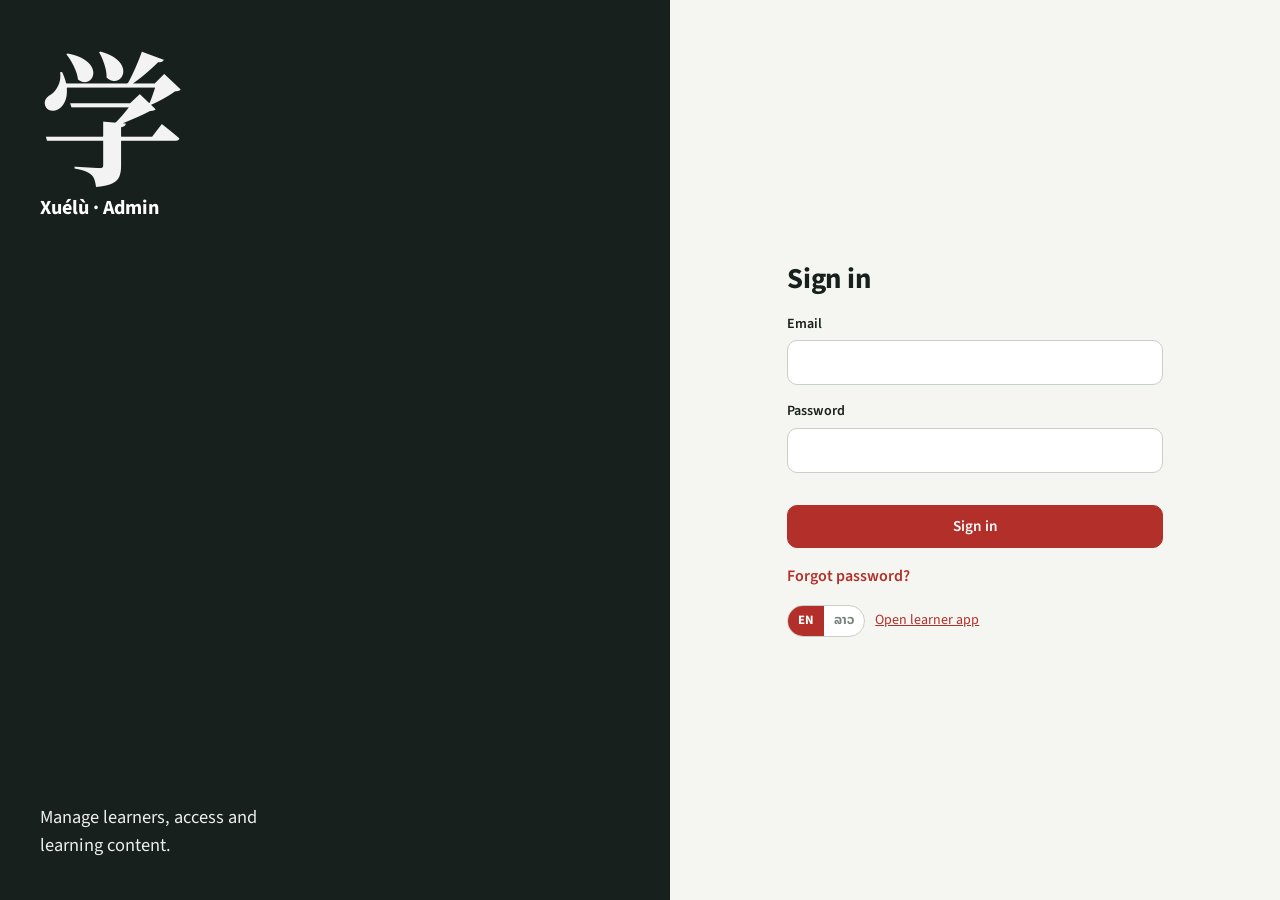
<file: admin/index.html>
<!doctype html>
<html lang="en">
<head>
<meta charset="utf-8">
<meta name="viewport" content="width=device-width,initial-scale=1,viewport-fit=cover">
<title>Xuélù Admin</title>
<meta name="robots" content="noindex">
<meta name="theme-color" content="#17201C">
<link rel="icon" href="../icon.svg">
<link rel="preconnect" href="https://fonts.googleapis.com"><link rel="preconnect" href="https://fonts.gstatic.com" crossorigin>
<link rel="stylesheet" href="https://fonts.googleapis.com/css2?family=Noto+Sans+Lao:wght@400;600&family=Noto+Serif+SC:wght@600;700&family=Source+Sans+3:wght@400;600;700&display=swap">
<link rel="stylesheet" href="../css/app.css">
<link rel="stylesheet" href="../css/admin.css">
</head>
<body>
<div id="root"><div class="empty" style="margin:40px">Loading…</div></div>
<script src="../vendor/hanzi-writer.min.js"></script>
<script type="module" src="../js/admin/main.js"></script>
</body>
</html>
</file>
<file: css/app.css>
:root{
  --bg:#F5F6F2; --surface:#FFFFFF; --surface-2:#EDF0EA; --surface-3:#E3E8E1;
  --ink:#17201C; --ink-2:#46524C; --ink-3:#77837C; --line:#D9E0D8; --line-2:#C7D0C6;
  --accent:#B3302A; --accent-2:#F6E3E0; --accent-ink:#FFFFFF;
  --jade:#2C7865; --jade-2:#DDEEE8; --warn:#A8671A; --warn-2:#F6EAD7; --bad:#B3302A; --bad-2:#F6E3E0;
  --t1:#2458C9; --t2:#17803F; --t3:#B8620A; --t4:#C42424; --t0:#7A8580;
  --shadow:0 1px 2px rgba(23,32,28,.06),0 4px 16px rgba(23,32,28,.06);
  --r:12px; --r-s:8px;
  --f-ui:"Source Sans 3","Noto Sans Lao","Phetsarath OT","Saysettha OT",system-ui,-apple-system,"Segoe UI",Roboto,"Noto Sans",sans-serif;
  --f-hz:"Noto Sans SC","PingFang SC","Hiragino Sans GB","Microsoft YaHei","Source Han Sans SC",sans-serif;
  --f-hzd:"Noto Serif SC","Songti SC","STSong","SimSun","Source Han Serif SC",serif;
  --f-lo:"Noto Sans Lao","Phetsarath OT","Saysettha OT","Lao UI","Noto Sans",sans-serif;
  color-scheme:light;
}
@media (prefers-color-scheme:dark){ :root:not([data-theme="light"]){
  --bg:#101412; --surface:#171C1A; --surface-2:#1F2522; --surface-3:#29302C;
  --ink:#E7ECE8; --ink-2:#B3BEB7; --ink-3:#86928B; --line:#2A322E; --line-2:#394440;
  --accent:#E35B4F; --accent-2:#3A1F1C; --accent-ink:#1A0E0C;
  --jade:#56B79D; --jade-2:#18302A; --warn:#E0A450; --warn-2:#33281A; --bad:#E86A5F; --bad-2:#3A1F1C;
  --t1:#7FA6FF; --t2:#5CCB84; --t3:#F2A54A; --t4:#FF7B72; --t0:#98A39D;
  --shadow:0 1px 2px rgba(0,0,0,.3),0 6px 20px rgba(0,0,0,.25); color-scheme:dark; }}
:root[data-theme="dark"]{
  --bg:#101412; --surface:#171C1A; --surface-2:#1F2522; --surface-3:#29302C;
  --ink:#E7ECE8; --ink-2:#B3BEB7; --ink-3:#86928B; --line:#2A322E; --line-2:#394440;
  --accent:#E35B4F; --accent-2:#3A1F1C; --accent-ink:#1A0E0C;
  --jade:#56B79D; --jade-2:#18302A; --warn:#E0A450; --warn-2:#33281A; --bad:#E86A5F; --bad-2:#3A1F1C;
  --t1:#7FA6FF; --t2:#5CCB84; --t3:#F2A54A; --t4:#FF7B72; --t0:#98A39D;
  --shadow:0 1px 2px rgba(0,0,0,.3),0 6px 20px rgba(0,0,0,.25); color-scheme:dark; }

*{box-sizing:border-box}
html,body{height:100%}
body{margin:0;background:var(--bg);color:var(--ink);font:16px/1.55 var(--f-ui);-webkit-text-size-adjust:100%;}
:lang(lo), .lo{font-family:var(--f-lo)}
button,input,select,textarea{font:inherit;color:inherit}
button{cursor:pointer}
a{color:var(--accent)}
:focus-visible{outline:2px solid var(--accent);outline-offset:2px;border-radius:6px}
.hz{font-family:var(--f-hz)}
.hzd{font-family:var(--f-hzd)}
.muted{color:var(--ink-3)}
.small{font-size:.875rem}
.tabnum{font-variant-numeric:tabular-nums}
h1,h2,h3{line-height:1.2;text-wrap:balance;margin:0}
h1{font-size:1.75rem;font-weight:700;letter-spacing:-.01em}
h2{font-size:1.25rem;font-weight:700}
h3{font-size:1rem;font-weight:700}
.eyebrow{font-size:.75rem;letter-spacing:.08em;text-transform:uppercase;color:var(--ink-3);font-weight:600}
p{margin:0}

/* ---------- Shell ---------- */
.app{display:grid;grid-template-columns:240px minmax(0,1fr);min-height:100%}
.side{position:sticky;top:0;height:100vh;border-right:1px solid var(--line);background:var(--surface);display:flex;flex-direction:column;padding:18px 12px;gap:4px;overflow-y:auto}
.brand{display:flex;align-items:center;gap:10px;padding:4px 10px 16px}
.seal{width:34px;height:34px;border-radius:8px;background:var(--accent);color:#fff;display:grid;place-items:center;font:700 19px/1 var(--f-hzd);flex:none}
.brand b{display:block;font-size:1.1rem;letter-spacing:.01em}
.brand small{display:block;color:var(--ink-3);font-size:.75rem;line-height:1.2}
.nav-btn{display:flex;align-items:center;gap:12px;width:100%;border:0;background:none;padding:9px 12px;border-radius:var(--r-s);color:var(--ink-2);text-align:left;font-weight:600;font-size:.95rem}
.nav-btn svg{width:20px;height:20px;flex:none;stroke:currentColor;fill:none;stroke-width:1.8;stroke-linecap:round;stroke-linejoin:round}
.nav-btn:hover{background:var(--surface-2);color:var(--ink)}
.nav-btn[aria-current="page"]{background:var(--accent-2);color:var(--accent)}
.nav-btn .count{margin-left:auto;font-size:.75rem;background:var(--accent);color:var(--accent-ink);border-radius:99px;padding:1px 7px;font-weight:700}
.side .sep{height:1px;background:var(--line);margin:10px 8px}
.side-foot{margin-top:auto;padding:10px 12px;font-size:.8rem;color:var(--ink-3);display:flex;align-items:center;gap:6px}
.dot-ok{width:8px;height:8px;border-radius:50%;background:var(--jade)}

.mainwrap{min-width:0;display:flex;flex-direction:column}
.topbar{position:sticky;top:env(safe-area-inset-top,0px);z-index:20;background:color-mix(in srgb,var(--bg) 88%,transparent);backdrop-filter:blur(10px);-webkit-backdrop-filter:blur(10px);border-bottom:1px solid var(--line);padding-block:10px;padding-inline:24px;display:flex;align-items:center;gap:12px}
.topbar .mbrand{display:none}
.search{position:relative;flex:1;max-width:560px}
.search input{width:100%;border:1px solid var(--line-2);background:var(--surface);border-radius:99px;padding:9px 14px 9px 38px;font-size:.95rem}
.search svg{position:absolute;left:13px;top:50%;transform:translateY(-50%);width:17px;height:17px;stroke:var(--ink-3);fill:none;stroke-width:2}
.search-pop{position:absolute;left:0;right:0;top:calc(100% + 6px);background:var(--surface);border:1px solid var(--line);border-radius:var(--r);box-shadow:var(--shadow);max-height:70vh;overflow:auto;padding:6px;z-index:30}
.sp-item{display:flex;gap:12px;align-items:baseline;width:100%;border:0;background:none;text-align:left;padding:8px 10px;border-radius:8px}
.sp-item:hover,.sp-item.active{background:var(--surface-2)}
.sp-item .hz{font-size:1.15rem;min-width:3.2em}
.sp-item .py{min-width:6em}
.sp-head{font-size:.72rem;letter-spacing:.08em;text-transform:uppercase;color:var(--ink-3);padding:8px 10px 2px;font-weight:700}
.toggles{display:flex;gap:4px;align-items:center}
.tg{border:1px solid var(--line-2);background:var(--surface);border-radius:99px;padding:5px 11px;font-size:.8rem;font-weight:600;color:var(--ink-3)}
.tg[aria-pressed="true"]{background:var(--ink);border-color:var(--ink);color:var(--bg)}
.langsw{display:flex;border:1px solid var(--line-2);border-radius:99px;overflow:hidden;background:var(--surface)}
.langsw button{border:0;background:none;padding:5px 10px;font-size:.8rem;font-weight:700;color:var(--ink-3)}
.langsw button[aria-pressed="true"]{background:var(--accent);color:var(--accent-ink)}
main{padding-block:28px 96px;padding-inline:24px;width:100%;max-width:980px;margin:0 auto}
.tabbar{display:none}

@media (max-width:900px){
  .app{grid-template-columns:1fr}
  .side{display:none}
  .topbar{padding-inline:16px;flex-wrap:wrap;row-gap:8px}
  .topbar .mbrand{display:flex;align-items:center;gap:8px;font-weight:700}
  .topbar .mbrand .seal{width:28px;height:28px;font-size:16px}
  .search{order:3;flex-basis:100%;max-width:none}
  .toggles{margin-left:auto}
  main{padding-inline:16px;padding-block:18px 110px}
  .tabbar{display:grid;grid-template-columns:repeat(5,1fr);position:fixed;left:0;right:0;bottom:0;z-index:40;background:var(--surface);border-top:1px solid var(--line);padding-bottom:env(safe-area-inset-bottom,0px)}
  .tabbar button{border:0;background:none;display:flex;flex-direction:column;align-items:center;gap:2px;padding:8px 2px 7px;font-size:.68rem;font-weight:600;color:var(--ink-3)}
  .tabbar svg{width:22px;height:22px;stroke:currentColor;fill:none;stroke-width:1.8;stroke-linecap:round;stroke-linejoin:round}
  .tabbar button[aria-current="page"]{color:var(--accent)}
  .hide-m{display:none!important}
}
@media (max-width:420px){ .toggles .tg{padding:5px 8px} .langsw button{padding:5px 8px} }

/* ---------- Generic ---------- */
.stack{display:flex;flex-direction:column;gap:16px}
.stack-l{display:flex;flex-direction:column;gap:28px}
.row{display:flex;gap:10px;align-items:center;flex-wrap:wrap}
.spread{display:flex;justify-content:space-between;align-items:center;gap:12px;flex-wrap:wrap}
.card{background:var(--surface);border:1px solid var(--line);border-radius:var(--r);padding:18px}
.card.flat{box-shadow:none}
.grid2{display:grid;grid-template-columns:repeat(2,minmax(0,1fr));gap:14px}
.grid3{display:grid;grid-template-columns:repeat(3,minmax(0,1fr));gap:14px}
.grid4{display:grid;grid-template-columns:repeat(4,minmax(0,1fr));gap:12px}
@media (max-width:760px){.grid3,.grid4{grid-template-columns:repeat(2,minmax(0,1fr))}.grid2{grid-template-columns:1fr}}
.btn{display:inline-flex;align-items:center;justify-content:center;gap:8px;border:1px solid var(--line-2);background:var(--surface);color:var(--ink);border-radius:10px;padding:9px 15px;font-weight:600;font-size:.95rem;min-height:40px;text-decoration:none}
.btn:hover{background:var(--surface-2)}
.btn.primary{background:var(--accent);border-color:var(--accent);color:var(--accent-ink)}
.btn.primary:hover{filter:brightness(1.06)}
.btn.jade{background:var(--jade);border-color:var(--jade);color:#fff}
.btn.ghost{border-color:transparent;background:none}
.btn.sm{padding:5px 10px;min-height:32px;font-size:.85rem;border-radius:8px}
.btn svg,.ib svg{width:18px;height:18px;stroke:currentColor;fill:none;stroke-width:1.9;stroke-linecap:round;stroke-linejoin:round}
.btn[disabled]{opacity:.5;cursor:not-allowed}
.ib{border:1px solid transparent;background:none;border-radius:8px;width:36px;height:36px;display:inline-grid;place-items:center;color:var(--ink-2)}
.ib:hover{background:var(--surface-2);color:var(--ink)}
.ib[aria-pressed="true"]{color:var(--accent);background:var(--accent-2)}
.chip{display:inline-flex;align-items:center;gap:6px;border-radius:99px;padding:2px 10px;font-size:.78rem;font-weight:700;background:var(--surface-2);color:var(--ink-2);white-space:nowrap}
.chip.lv{background:var(--jade-2);color:var(--jade)}
.chip.acc{background:var(--accent-2);color:var(--accent)}
.chip.warn{background:var(--warn-2);color:var(--warn)}
.seg{display:inline-flex;background:var(--surface-2);border-radius:10px;padding:3px;gap:2px;flex-wrap:wrap}
.seg button{border:0;background:none;border-radius:8px;padding:6px 12px;font-weight:600;font-size:.88rem;color:var(--ink-2)}
.seg button[aria-pressed="true"]{background:var(--surface);color:var(--ink);box-shadow:0 1px 2px rgba(0,0,0,.08)}
.input{border:1px solid var(--line-2);background:var(--surface);border-radius:10px;padding:9px 12px;width:100%}
.empty{padding:28px;text-align:center;color:var(--ink-3);border:1px dashed var(--line-2);border-radius:var(--r)}
.toast{position:fixed;left:50%;bottom:90px;transform:translateX(-50%);background:var(--ink);color:var(--bg);padding:10px 16px;border-radius:10px;font-weight:600;z-index:100;box-shadow:var(--shadow);max-width:calc(100% - 32px)}
.pagehead{display:flex;flex-direction:column;gap:6px;margin-bottom:22px}
.pagehead p{color:var(--ink-2);max-width:62ch}

/* ---------- Tones / pinyin ---------- */
.t1{color:var(--t1)}.t2{color:var(--t2)}.t3{color:var(--t3)}.t4{color:var(--t4)}.t0{color:var(--t0)}
body.no-tone .t1,body.no-tone .t2,body.no-tone .t3,body.no-tone .t4,body.no-tone .t0{color:inherit}

/* ---------- Sentence ---------- */
.sent{display:grid;grid-template-columns:minmax(0,1fr) auto;gap:4px 12px;padding:14px 0;border-top:1px solid var(--line)}
.sent:first-child{border-top:0}
.sent .zh{font-family:var(--f-hz);font-size:1.45rem;line-height:1.5;letter-spacing:.02em}
.w{border:0;background:none;padding:0 1px;margin:0;font:inherit;color:inherit;border-radius:4px;cursor:pointer;border-bottom:1.5px solid transparent}
.w:hover{background:var(--surface-2);border-bottom-color:var(--line-2)}
.w.mk{color:var(--accent);font-weight:600}
.punct{color:var(--ink-3)}
.sent .py{font-size:1rem;color:var(--ink-2);letter-spacing:.01em}
.sent .tr{color:var(--ink-2);font-size:.97rem}
.sent .tr-lo{font-family:var(--f-lo)}
body.hide-py .py, body.hide-py .bd-py{visibility:hidden}
body.hide-py .sent .py{display:none}
body.hide-tr .sent .tr{display:none}
body.hide-hz .sent .zh{filter:blur(6px)}
body.hide-hz .sent .zh:hover{filter:none}
.sent-actions{display:flex;gap:2px;align-items:flex-start}
.sent-src{font-size:.72rem;color:var(--ink-3)}
.bd{grid-column:1/-1;display:flex;flex-wrap:wrap;gap:6px;margin-top:8px}
.bd-cell{border:1px solid var(--line);background:var(--surface-2);border-radius:10px;padding:6px 10px 7px;display:flex;flex-direction:column;align-items:center;min-width:56px;cursor:pointer}
.bd-cell:hover{border-color:var(--line-2)}
.bd-cell .hz{font-size:1.3rem;line-height:1.3}
.bd-cell .bd-py{font-size:.85rem}
.bd-cell .bd-gl{font-size:.75rem;color:var(--ink-2);max-width:9em;text-align:center;line-height:1.25}
.bd-cell .bd-pos{font-size:.64rem;text-transform:uppercase;letter-spacing:.06em;color:var(--ink-3);font-weight:700}
.bd-cell.mk{border-color:var(--accent);background:var(--accent-2)}
.fix{font-size:.78rem;color:var(--warn);background:var(--warn-2);border-radius:6px;padding:2px 8px;display:inline-block;margin-top:4px}

/* ---------- Home ---------- */
.hero-greet{display:flex;flex-direction:column;gap:6px;margin-bottom:22px}
.hero-greet h1{font-size:2rem}
.stat{display:flex;flex-direction:column;gap:2px}
.stat b{font-size:1.9rem;line-height:1.1;font-variant-numeric:tabular-nums}
.stat span{font-size:.85rem;color:var(--ink-3)}
.cont{display:grid;grid-template-columns:auto minmax(0,1fr);gap:18px;align-items:center}
.bigno{font:700 .8rem/1 var(--f-ui);color:var(--ink-3);letter-spacing:.06em}
.pat-big{font-family:var(--f-hzd);font-size:2.4rem;line-height:1.15;font-weight:700}
.lvbar{display:grid;grid-template-columns:3.5em minmax(0,1fr) 4.5em;gap:10px;align-items:center;font-size:.88rem}
.bar{height:8px;border-radius:99px;background:var(--surface-3);overflow:hidden}
.bar i{display:block;height:100%;background:var(--jade);border-radius:99px}
.qs{display:flex;gap:14px;align-items:center;text-align:left;border:1px solid var(--line);background:var(--surface);border-radius:var(--r);padding:14px 16px;width:100%}
.qs:hover{border-color:var(--line-2);background:var(--surface-2)}
.qs .qi{width:40px;height:40px;border-radius:10px;display:grid;place-items:center;font:700 1.25rem/1 var(--f-hzd);flex:none}

/* ---------- Learn list ---------- */
.plist{display:flex;flex-direction:column}
.prow{display:grid;grid-template-columns:3.2em minmax(7em,auto) minmax(0,1fr) auto;gap:14px;align-items:center;padding:11px 12px;border:0;background:none;text-align:left;border-radius:10px;width:100%}
.prow:hover{background:var(--surface-2)}
.prow .pn{font-size:.8rem;color:var(--ink-3);font-variant-numeric:tabular-nums;font-weight:700}
.prow .ph{font-family:var(--f-hz);font-size:1.15rem;font-weight:600}
.prow .pm{color:var(--ink-2);font-size:.92rem;overflow:hidden;text-overflow:ellipsis;white-space:nowrap}
.status{width:20px;height:20px;border-radius:50%;border:2px solid var(--line-2);display:grid;place-items:center}
.status.done{background:var(--jade);border-color:var(--jade)}
.status.done::after{content:"";width:8px;height:5px;border-left:2px solid #fff;border-bottom:2px solid #fff;transform:rotate(-45deg) translate(1px,-1px)}
.group-h{display:flex;align-items:baseline;gap:10px;margin:22px 0 6px;padding:0 12px}
.group-h:first-child{margin-top:0}
@media (max-width:600px){.prow{grid-template-columns:2.6em minmax(0,1fr) auto;gap:10px}.prow .pm{grid-column:2;grid-row:2;white-space:normal;font-size:.85rem}.prow .status{grid-row:1/3;grid-column:3}}

/* ---------- Pattern page ---------- */
.crumb{display:flex;gap:8px;align-items:center;font-size:.85rem;color:var(--ink-3);margin-bottom:14px;flex-wrap:wrap}
.crumb button{border:0;background:none;color:var(--ink-2);padding:0;font-weight:600}
.phead{display:grid;grid-template-columns:minmax(0,1fr) auto;gap:18px;align-items:start;margin-bottom:26px}
.phead .pat-big{font-size:clamp(2.2rem,6vw,3.4rem)}
.phead .pmean{font-size:1.15rem;color:var(--ink-2);margin-top:6px}
.phead .plo{font-family:var(--f-lo);color:var(--ink-3);margin-top:2px}
@media (max-width:600px){.phead{grid-template-columns:1fr}}
.formula{display:flex;flex-wrap:wrap;gap:6px;align-items:center}
.fchip{border-radius:8px;padding:5px 11px;background:var(--surface-2);border:1px solid var(--line);font-weight:600;font-size:.92rem}
.fchip.hz{background:var(--accent-2);border-color:transparent;color:var(--accent);font-size:1.1rem;padding:3px 11px}
.fplus{color:var(--ink-3);font-weight:700}
.sect{display:flex;flex-direction:column;gap:12px}
.sect > h2{display:flex;align-items:center;gap:10px}
.why{font-size:1.02rem;max-width:68ch;color:var(--ink)}
.mistake{display:grid;grid-template-columns:auto minmax(0,1fr);gap:8px 12px;align-items:baseline;background:var(--surface);border:1px solid var(--line);border-radius:var(--r);padding:14px 16px}
.mistake .mk-x{color:var(--bad);font-weight:800}
.mistake .mk-v{color:var(--jade);font-weight:800}
.mistake .hz{font-size:1.2rem}
.mistake .bad{text-decoration:line-through;text-decoration-color:var(--bad);text-decoration-thickness:1.5px;color:var(--ink-2)}
.mistake .reason{grid-column:1/-1;color:var(--ink-2);font-size:.95rem;border-top:1px solid var(--line);padding-top:8px;margin-top:2px}
.pnav{display:flex;justify-content:space-between;gap:10px;margin-top:10px}

/* ---------- Generator ---------- */
.gen-layout{display:grid;grid-template-columns:300px minmax(0,1fr);gap:22px;align-items:start}
.picker{position:sticky;top:76px;max-height:calc(100vh - 100px);display:flex;flex-direction:column;gap:10px}
.picker .plist-s{overflow:auto;border:1px solid var(--line);border-radius:var(--r);background:var(--surface);flex:1;min-height:200px}
.pick{display:grid;grid-template-columns:auto 2.4em minmax(0,1fr);gap:8px;align-items:center;padding:7px 10px;border-bottom:1px solid var(--line);cursor:pointer;font-size:.92rem}
.pick:last-child{border-bottom:0}
.pick input{accent-color:var(--accent);width:17px;height:17px}
.pick .pn{font-size:.75rem;color:var(--ink-3);font-weight:700}
.pick .hz{font-weight:600}
.pick small{display:block;color:var(--ink-3);font-size:.78rem;overflow:hidden;text-overflow:ellipsis;white-space:nowrap}
.lvchips{display:flex;gap:4px;flex-wrap:wrap}
.lvchips button{border:1px solid var(--line-2);background:var(--surface);border-radius:99px;padding:3px 10px;font-size:.78rem;font-weight:700;color:var(--ink-2)}
.lvchips button[aria-pressed="true"]{background:var(--jade);border-color:var(--jade);color:#fff}
.gen-bar{display:flex;gap:10px;align-items:center;flex-wrap:wrap;background:var(--surface);border:1px solid var(--line);border-radius:var(--r);padding:12px 14px}
.gen-bar input[type=range]{accent-color:var(--accent);width:130px}
.gen-group{margin-top:14px}
.gen-group-h{display:flex;gap:10px;align-items:baseline;padding:6px 0;border-bottom:2px solid var(--ink);margin-bottom:2px}
.gen-group-h .hz{font-size:1.1rem;font-weight:700}
@media (max-width:900px){.gen-layout{grid-template-columns:1fr}.picker{position:static;max-height:none}.picker .plist-s{max-height:300px}}

/* ---------- Practice ---------- */
.pcard{display:flex;gap:14px;align-items:flex-start;text-align:left;border:1px solid var(--line);background:var(--surface);border-radius:var(--r);padding:16px;width:100%}
.pcard:hover{border-color:var(--line-2);background:var(--surface-2)}
.pcard .qi{width:42px;height:42px;border-radius:10px;background:var(--surface-2);display:grid;place-items:center;font:700 1.2rem/1 var(--f-hzd);flex:none;color:var(--accent)}
.pcard b{display:block}
.pcard span{color:var(--ink-3);font-size:.88rem}
.quiz{max-width:720px;margin:0 auto}
.qprog{display:flex;gap:4px;margin-bottom:18px}
.qprog i{flex:1;height:5px;border-radius:9px;background:var(--surface-3)}
.qprog i.ok{background:var(--jade)}.qprog i.no{background:var(--bad)}.qprog i.cur{background:var(--ink-3)}
.qbox{background:var(--surface);border:1px solid var(--line);border-radius:16px;padding:22px}
.qprompt{font-size:1.1rem;color:var(--ink-2);margin-bottom:6px}
.qzh{font-family:var(--f-hz);font-size:1.7rem;line-height:1.5}
.qpy{color:var(--ink-2)}
.opts{display:grid;gap:10px;margin-top:18px}
.opt{border:1.5px solid var(--line-2);background:var(--surface);border-radius:12px;padding:12px 14px;text-align:left;font-size:1.05rem}
.opt.hz{font-size:1.25rem}
.opt:hover{border-color:var(--ink-3)}
.opt.right{border-color:var(--jade);background:var(--jade-2)}
.opt.wrong{border-color:var(--bad);background:var(--bad-2)}
.tiles{display:flex;flex-wrap:wrap;gap:8px;min-height:54px}
.tiles.answer{border-bottom:2px solid var(--line-2);padding-bottom:10px;margin-top:14px}
.tile{border:1.5px solid var(--line-2);background:var(--surface-2);border-radius:10px;padding:6px 12px;font:1.3rem/1.3 var(--f-hz)}
.tile small{display:block;font:.72rem/1.2 var(--f-ui);color:var(--ink-3)}
.tile.used{opacity:.25;pointer-events:none}
.feedback{margin-top:16px;border-radius:12px;padding:12px 14px;display:flex;flex-direction:column;gap:6px}
.feedback.ok{background:var(--jade-2)}.feedback.no{background:var(--bad-2)}
.feedback b{font-size:1.02rem}
.qfoot{display:flex;justify-content:space-between;align-items:center;margin-top:18px;gap:10px}
.blank{display:inline-block;min-width:2.2em;border-bottom:2px solid var(--accent);text-align:center;color:var(--accent)}
.listen-big{width:84px;height:84px;border-radius:50%;background:var(--accent);color:var(--accent-ink);border:0;display:grid;place-items:center;margin:8px auto}
.listen-big svg{width:34px;height:34px;fill:currentColor;stroke:none}
.result{text-align:center;padding:30px 20px}
.result .big{font-size:3.2rem;font-weight:800;font-variant-numeric:tabular-nums}

/* ---------- Dictionary / sheet ---------- */
.dict-layout{display:grid;grid-template-columns:minmax(0,1fr);gap:16px}
.dres{display:flex;flex-direction:column;background:var(--surface);border:1px solid var(--line);border-radius:var(--r);overflow:hidden}
.dres button{display:grid;grid-template-columns:minmax(4em,auto) minmax(6em,auto) minmax(0,1fr) auto;gap:14px;align-items:baseline;border:0;border-bottom:1px solid var(--line);background:none;text-align:left;padding:10px 14px}
.dres button:last-child{border-bottom:0}
.dres button:hover{background:var(--surface-2)}
.dres .hz{font-size:1.25rem}
.dres .gl{color:var(--ink-2);font-size:.92rem;overflow:hidden;text-overflow:ellipsis;white-space:nowrap}
@media (max-width:600px){.dres button{grid-template-columns:auto minmax(0,1fr) auto}.dres .gl{grid-column:1/-1;white-space:normal}}
.scrim{position:fixed;inset:0;background:rgba(10,14,12,.35);z-index:60}
.sheet{position:fixed;top:0;right:0;bottom:0;width:min(440px,100%);background:var(--surface);z-index:61;box-shadow:-10px 0 40px rgba(0,0,0,.15);display:flex;flex-direction:column;border-left:1px solid var(--line)}
.sheet-h{display:flex;align-items:center;gap:6px;padding:10px 12px;border-bottom:1px solid var(--line);padding-top:calc(10px + env(safe-area-inset-top,0px))}
.sheet-b{overflow:auto;padding:18px 20px 40px;display:flex;flex-direction:column;gap:18px}
@media (max-width:700px){.sheet{top:auto;left:0;width:100%;max-height:88vh;border-radius:18px 18px 0 0;border-left:0;padding-bottom:env(safe-area-inset-bottom,0px)}.sheet-h{padding-top:10px}}
.entry-h{display:flex;flex-direction:column;gap:2px}
.entry-h .big{font-family:var(--f-hzd);font-size:3.2rem;line-height:1.15;font-weight:700}
.entry-h .epy{font-size:1.3rem}
.kv{display:grid;grid-template-columns:auto minmax(0,1fr);gap:6px 14px;font-size:.93rem}
.kv dt{color:var(--ink-3)}
.kv dd{margin:0}
.charcards{display:flex;flex-direction:column;gap:10px}
.charcard{display:grid;grid-template-columns:auto minmax(0,1fr);gap:4px 14px;border:1px solid var(--line);border-radius:12px;padding:12px}
.charcard .cc{font-family:var(--f-hzd);font-size:2.4rem;line-height:1;grid-row:1/4;align-self:center;border:0;background:none;padding:4px}
.hw-box{display:flex;flex-direction:column;align-items:center;gap:10px;padding:10px;border:1px solid var(--line);border-radius:12px;background:var(--surface-2)}
.hw-target{width:220px;height:220px;max-width:100%;background:var(--surface);border-radius:10px;
  background-image:linear-gradient(var(--line) 1px,transparent 1px),linear-gradient(90deg,var(--line) 1px,transparent 1px),linear-gradient(45deg,transparent calc(50% - .5px),var(--line) calc(50% - .5px),var(--line) calc(50% + .5px),transparent calc(50% + .5px)),linear-gradient(-45deg,transparent calc(50% - .5px),var(--line) calc(50% - .5px),var(--line) calc(50% + .5px),transparent calc(50% + .5px));
  background-size:50% 50%,50% 50%,100% 100%,100% 100%;background-position:center}
.wordchips{display:flex;flex-wrap:wrap;gap:6px}
.wordchips button{border:1px solid var(--line);background:var(--surface);border-radius:8px;padding:4px 9px;font-size:.9rem}
.wordchips button .hz{font-size:1.05rem}
.wordchips button:hover{background:var(--surface-2)}

/* ---------- Pinyin ---------- */
.tonecard{display:flex;flex-direction:column;align-items:center;gap:6px;border:1px solid var(--line);background:var(--surface);border-radius:var(--r);padding:14px 10px;text-align:center}
.tonecard svg{width:100%;max-width:120px;height:auto}
.tonecard .syl{font-size:1.6rem;font-weight:700}
.tonecard .ex{font:1.4rem var(--f-hz)}
.sgrid{display:grid;grid-template-columns:repeat(auto-fill,minmax(88px,1fr));gap:8px}
.scell{border:1px solid var(--line);background:var(--surface);border-radius:10px;padding:8px 6px;display:flex;flex-direction:column;align-items:center;gap:0}
.scell b{font-size:1.15rem}
.scell .hz{font-size:1.1rem}
.scell small{color:var(--ink-3);font-size:.75rem}
.scell:hover{background:var(--surface-2)}
.rule{border-left:3px solid var(--accent);padding:4px 0 4px 14px;display:flex;flex-direction:column;gap:6px}

/* ---------- Characters ---------- */
.cgrid{display:grid;grid-template-columns:repeat(auto-fill,minmax(58px,1fr));gap:6px}
.cgrid button{aspect-ratio:1;max-width:100%;border:1px solid var(--line);background:var(--surface);border-radius:10px;font:1.6rem/1 var(--f-hz);display:grid;place-items:center}
.cgrid button:hover{border-color:var(--accent);color:var(--accent)}

/* ---------- Review ---------- */
.flash{min-height:260px;display:flex;flex-direction:column;align-items:center;justify-content:center;gap:10px;text-align:center}
.flash .front{font-family:var(--f-hz);font-size:2.4rem;line-height:1.35}
.grades{display:grid;grid-template-columns:repeat(4,1fr);gap:8px;margin-top:16px}
.grades button small{display:block;font-size:.72rem;color:var(--ink-3);font-weight:500}

/* ---------- Settings ---------- */
.set-row{display:grid;grid-template-columns:minmax(0,1fr) auto;gap:14px;align-items:center;padding:14px 0;border-top:1px solid var(--line)}
.set-row:first-child{border-top:0}
.set-row label{font-weight:600}
.set-row p{color:var(--ink-3);font-size:.88rem}
.switch{position:relative;width:44px;height:26px;appearance:none;-webkit-appearance:none;background:var(--line-2);border-radius:99px;cursor:pointer;transition:background .15s;margin:0}
.switch::after{content:"";position:absolute;top:3px;left:3px;width:20px;height:20px;border-radius:50%;background:#fff;transition:transform .15s}
.switch:checked{background:var(--jade)}
.switch:checked::after{transform:translateX(18px)}
textarea.code{width:100%;min-height:90px;font:.8rem/1.4 ui-monospace,Menlo,monospace;border:1px solid var(--line-2);border-radius:10px;padding:10px;background:var(--surface-2)}
.notice{display:flex;gap:10px;align-items:flex-start;background:var(--warn-2);color:var(--ink);border-radius:12px;padding:12px 14px;font-size:.9rem}
@media (prefers-reduced-motion:reduce){*{transition:none!important;animation:none!important}}

/* ===================== Platform additions ===================== */
.lo, :lang(lo){font-family:var(--f-lo)}
.btn.danger{background:var(--bad);border-color:var(--bad);color:#fff}
.btn.jade{background:var(--jade);border-color:var(--jade);color:#fff}
.toast.err{background:var(--bad);color:#fff}
.scrim{position:fixed;inset:0;background:rgba(10,14,12,.38);z-index:60}
.dialog{position:fixed;left:50%;top:50%;transform:translate(-50%,-50%);width:min(480px,calc(100% - 32px));max-height:calc(100% - 40px);overflow:auto;background:var(--surface);border-radius:16px;z-index:70;box-shadow:0 20px 60px rgba(0,0,0,.25);display:flex;flex-direction:column}
.dialog.wide{width:min(760px,calc(100% - 32px))}
.dialog-h{display:flex;align-items:center;justify-content:space-between;gap:10px;padding:16px 18px 6px}
.dialog-b{padding:8px 18px 12px;display:flex;flex-direction:column;gap:12px}
.dialog-f{display:flex;justify-content:flex-end;gap:8px;padding:12px 18px 16px;border-top:1px solid var(--line);flex-wrap:wrap}
.field{display:flex;flex-direction:column;gap:5px}
.field > label, .field > .lbl{font-weight:600;font-size:.88rem}
.field .help{font-size:.8rem;color:var(--ink-3)}
.field-row{display:grid;grid-template-columns:repeat(auto-fit,minmax(150px,1fr));gap:12px}
select.input{appearance:auto}
textarea.input{min-height:80px;resize:vertical;line-height:1.45}
.banner{display:flex;gap:10px;align-items:center;justify-content:space-between;flex-wrap:wrap;background:var(--warn-2);border-radius:12px;padding:10px 14px;font-size:.92rem}
.banner.ok{background:var(--jade-2)}
.banner.info{background:var(--surface-2)}
.demo-bar{background:var(--ink);color:var(--bg);font-size:.8rem;text-align:center;padding:5px 12px}
.demo-bar a,.demo-bar button{color:inherit;font-weight:700;background:none;border:0;text-decoration:underline;padding:0}
.netdot{display:inline-flex;align-items:center;gap:6px;font-size:.78rem;color:var(--ink-3)}
.netdot i{width:8px;height:8px;border-radius:50%;background:var(--jade)}
.netdot.off i{background:var(--warn)}

/* auth */
.auth{min-height:100vh;display:grid;grid-template-columns:minmax(0,1.1fr) minmax(0,1fr)}
.auth-art{background:var(--accent);color:#fff;display:flex;flex-direction:column;justify-content:space-between;padding:40px}
.auth-art .big{font:700 clamp(4rem,12vw,9rem)/1 var(--f-hzd);opacity:.95}
.auth-art p{max-width:30ch;font-size:1.15rem;opacity:.92}
.auth-form{display:flex;flex-direction:column;justify-content:center;padding-block:40px;padding-inline:clamp(16px,6vw,72px);gap:16px;max-width:520px;width:100%;margin:0 auto}
.auth-form h1{font-size:1.8rem}
.linkbtn{border:0;background:none;color:var(--accent);font-weight:600;padding:0;text-align:left}
@media (max-width:760px){.auth{grid-template-columns:1fr}.auth-art{padding:28px 20px;gap:10px}.auth-art .big{font-size:4.5rem}}

/* lesson & content */
.speaker{display:inline-block;font-size:.72rem;font-weight:800;letter-spacing:.06em;color:var(--ink-3);text-transform:uppercase}
.bd-role{font-size:.64rem;text-transform:uppercase;letter-spacing:.06em;color:var(--accent);font-weight:800}
.bd-notes{flex-basis:100%;font-size:.88rem;color:var(--ink-2);display:flex;flex-direction:column;gap:4px;margin-top:4px}
.lock{display:inline-flex;align-items:center;gap:4px;font-size:.75rem;font-weight:700;color:var(--warn);background:var(--warn-2);border-radius:99px;padding:2px 9px}
.lock svg{width:13px;height:13px;stroke:currentColor;fill:none;stroke-width:2}
.item-row{display:grid;grid-template-columns:auto minmax(0,1fr) auto;gap:14px;align-items:center;padding:12px 14px;border:0;border-bottom:1px solid var(--line);background:none;text-align:left;width:100%}
.item-row:last-child{border-bottom:0}
.item-row:hover{background:var(--surface-2)}
.item-row .ttl{font-weight:600}
.item-row .sub{font-size:.85rem;color:var(--ink-3)}
.list-card{background:var(--surface);border:1px solid var(--line);border-radius:var(--r);overflow:hidden}
.stepnum{width:30px;height:30px;border-radius:50%;display:grid;place-items:center;font-weight:800;font-size:.82rem;background:var(--surface-2);color:var(--ink-2);flex:none}
.stepnum.done{background:var(--jade);color:#fff}
.obj{margin:0;padding-left:1.1em;display:flex;flex-direction:column;gap:4px}
.vgrid{display:grid;grid-template-columns:repeat(auto-fill,minmax(150px,1fr));gap:8px}
.vcard{border:1px solid var(--line);background:var(--surface);border-radius:12px;padding:10px 12px;display:flex;flex-direction:column;gap:1px;text-align:left}
.vcard:hover{background:var(--surface-2)}
.vcard .hz{font-size:1.35rem}
.vcard .m{font-size:.85rem;color:var(--ink-2)}
.skill{display:grid;grid-template-columns:9em minmax(0,1fr) 3em;gap:10px;align-items:center;font-size:.92rem}
.skill .bar i{background:var(--t1)}
.badges{display:flex;flex-wrap:wrap;gap:8px}
.badge{display:flex;align-items:center;gap:8px;border:1px solid var(--line);border-radius:99px;padding:6px 12px;font-size:.85rem;font-weight:600;background:var(--surface)}
.badge svg{width:18px;height:18px;stroke:var(--warn);fill:none;stroke-width:1.8}
.badge.off{opacity:.4}
.rec{display:flex;gap:12px;align-items:center;border:1px solid var(--line);background:var(--surface);border-radius:12px;padding:12px 14px;text-align:left;width:100%}
.rec:hover{background:var(--surface-2)}
.rec .qi{width:36px;height:36px;border-radius:10px;display:grid;place-items:center;flex:none;background:var(--accent-2);color:var(--accent)}
.rec .qi svg{width:18px;height:18px;stroke:currentColor;fill:none;stroke-width:1.9}
.match .opt.sel{border-color:var(--t1);background:color-mix(in srgb,var(--t1) 12%,var(--surface))}
.notecard{border:1px solid var(--line);border-radius:12px;padding:12px 14px;background:var(--surface);display:flex;flex-direction:column;gap:6px}
.dl-row{display:grid;grid-template-columns:minmax(0,1fr) auto;gap:12px;align-items:center;padding:12px 0;border-top:1px solid var(--line)}
.dl-row:first-child{border-top:0}
</file>
<file: css/admin.css>
/* Admin backend */
.adm .side{background:var(--ink);color:var(--bg);border-right:0}
.adm .side .nav-btn{color:color-mix(in srgb,var(--bg) 70%,transparent)}
.adm .side .nav-btn:hover{background:rgba(255,255,255,.08);color:var(--bg)}
.adm .side .nav-btn[aria-current="page"]{background:rgba(255,255,255,.14);color:#fff}
.adm .side .sep{background:rgba(255,255,255,.14)}
.adm .brand small{color:color-mix(in srgb,var(--bg) 60%,transparent)}
.adm .side-foot{color:color-mix(in srgb,var(--bg) 65%,transparent)}
.adm main{max-width:1180px}
.tbl-wrap{overflow-x:auto;background:var(--surface);border:1px solid var(--line);border-radius:var(--r)}
table.tbl{width:100%;border-collapse:collapse;font-size:.92rem}
.tbl th{text-align:left;font-size:.74rem;letter-spacing:.06em;text-transform:uppercase;color:var(--ink-3);font-weight:700;padding:10px 12px;border-bottom:1px solid var(--line);white-space:nowrap;background:var(--surface)}
.tbl td{padding:10px 12px;border-bottom:1px solid var(--line);vertical-align:middle}
.tbl tr:last-child td{border-bottom:0}
.tbl tbody tr{cursor:pointer}
.tbl tbody tr:hover td{background:var(--surface-2)}
.tbl .hz{font-size:1.05rem}
.pill{display:inline-flex;align-items:center;gap:5px;border-radius:99px;padding:2px 9px;font-size:.75rem;font-weight:700;white-space:nowrap}
.pill::before{content:"";width:7px;height:7px;border-radius:50%;background:currentColor}
.pill.published,.pill.active{background:var(--jade-2);color:var(--jade)}
.pill.draft,.pill.suspended{background:var(--warn-2);color:var(--warn)}
.pill.archived,.pill.cancelled,.pill.none,.pill.disabled{background:var(--surface-3);color:var(--ink-3)}
.pill.expired{background:var(--bad-2);color:var(--bad)}
.kpis{display:grid;grid-template-columns:repeat(auto-fit,minmax(150px,1fr));gap:12px}
.kpi{background:var(--surface);border:1px solid var(--line);border-radius:var(--r);padding:14px 16px}
.kpi b{display:block;font-size:1.8rem;line-height:1.1;font-variant-numeric:tabular-nums}
.kpi span{font-size:.82rem;color:var(--ink-3)}
.toolbar{display:flex;gap:10px;align-items:center;flex-wrap:wrap;margin-bottom:14px}
.toolbar .input{width:auto;min-width:0}
.toolbar .grow{flex:1;min-width:180px}
.editor{display:grid;grid-template-columns:minmax(0,1fr) 300px;gap:20px;align-items:start}
.editor-side{position:sticky;top:76px;display:flex;flex-direction:column;gap:12px}
@media (max-width:1000px){.editor{grid-template-columns:1fr}.editor-side{position:static}}
.panel{background:var(--surface);border:1px solid var(--line);border-radius:var(--r);padding:16px;display:flex;flex-direction:column;gap:14px}
.panel > h3{display:flex;align-items:center;justify-content:space-between;gap:8px}
.trtabs{display:flex;gap:4px}
.trtabs button{border:1px solid var(--line-2);background:var(--surface);border-radius:8px;padding:3px 10px;font-size:.78rem;font-weight:700}
.trtabs button[aria-pressed="true"]{background:var(--ink);color:var(--bg);border-color:var(--ink)}
.trtabs button.empty{color:var(--ink-3);border-style:dashed}
.listed{display:flex;flex-direction:column;gap:10px}
.listed-item{border:1px solid var(--line);border-radius:12px;padding:12px;display:flex;flex-direction:column;gap:10px;background:var(--surface-2)}
.listed-head{display:flex;justify-content:space-between;align-items:center;gap:8px}
.listed-head b{font-size:.85rem;color:var(--ink-2)}
.refpick{display:flex;flex-wrap:wrap;gap:6px}
.refpick .tag{display:inline-flex;align-items:center;gap:4px;border:1px solid var(--line-2);border-radius:99px;padding:2px 4px 2px 10px;font-size:.85rem;background:var(--surface)}
.refpick .tag button{border:0;background:none;padding:0 4px;color:var(--ink-3)}
.mono{font-family:ui-monospace,Menlo,Consolas,monospace;font-size:.82rem}
.feed{display:flex;flex-direction:column}
.feed-row{display:grid;grid-template-columns:minmax(0,1fr) auto;gap:10px;padding:9px 0;border-top:1px solid var(--line);font-size:.9rem}
.feed-row:first-child{border-top:0}
.tabs{display:flex;gap:2px;border-bottom:1px solid var(--line);margin-bottom:16px;overflow-x:auto}
.tabs button{border:0;background:none;padding:9px 14px;font-weight:600;color:var(--ink-3);border-bottom:2px solid transparent;white-space:nowrap}
.tabs button[aria-selected="true"]{color:var(--ink);border-bottom-color:var(--accent)}
.hide-desk{display:none}
@media (max-width:900px){.hide-desk{display:block}}
</file>
